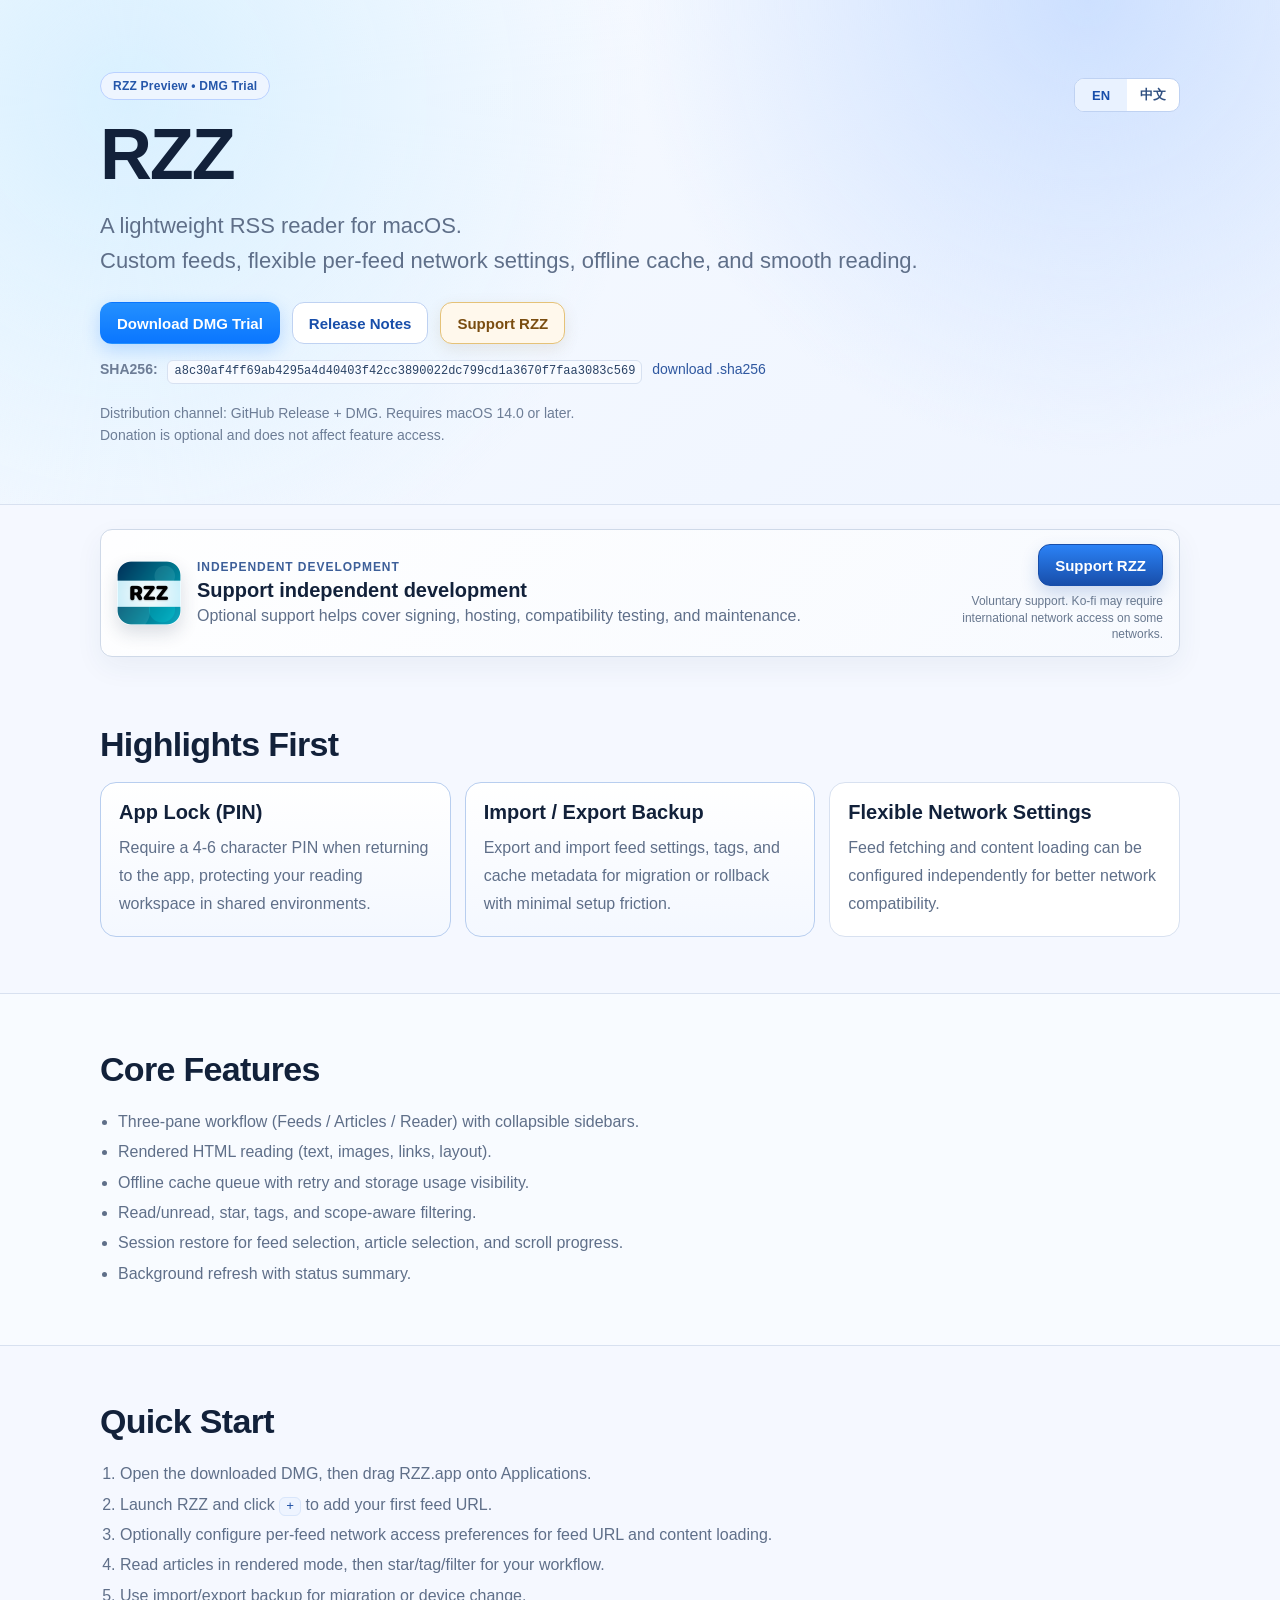
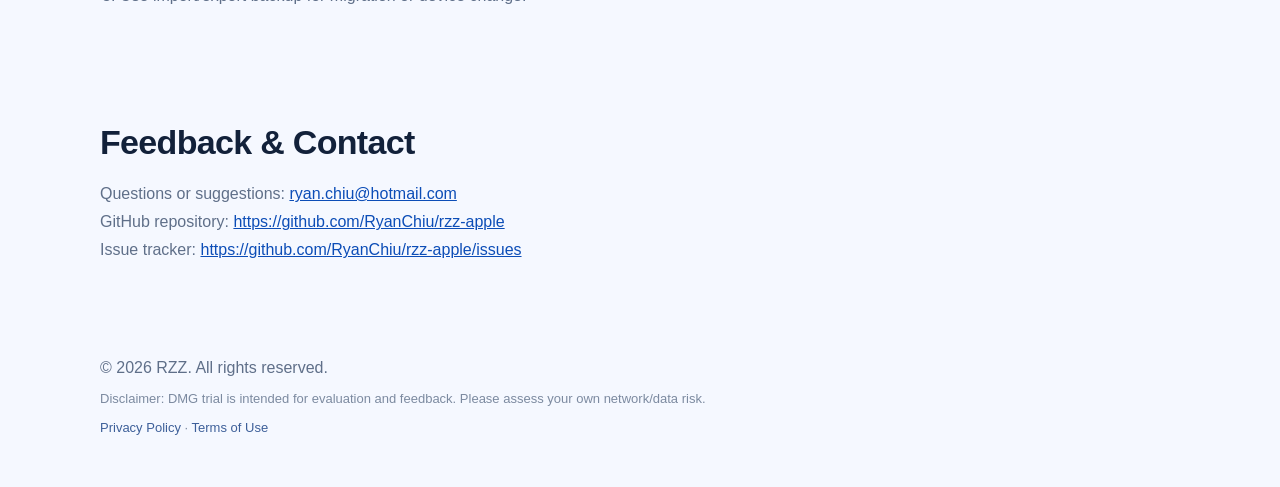
<file: site/index.html>
<!doctype html>
<html lang="en">
<head>
  <meta charset="utf-8" />
  <meta name="viewport" content="width=device-width, initial-scale=1" />
  <title>RZZ - Lightweight RSS Reader for macOS</title>
  <meta name="description" content="RZZ is a lightweight RSS reader for macOS with app lock, import/export backup, flexible network settings, and smooth reading." />
  <link rel="stylesheet" href="./styles.css?v=20260525-support-strip-2" />
</head>
<body>
  <header class="hero">
    <div class="container">
      <div class="hero-top">
        <div class="badge" data-i18n="badge"></div>
        <div class="lang-switch" role="group" aria-label="Language switch">
          <button id="lang-en" class="lang-btn" type="button">EN</button>
          <button id="lang-zh" class="lang-btn" type="button">中文</button>
        </div>
      </div>
      <h1>RZZ</h1>
      <p class="subtitle" data-i18n-html="subtitle_html"></p>
      <div class="cta-row">
        <a id="link-download" class="btn primary" target="_blank" rel="noopener noreferrer" data-i18n="cta_download"></a>
        <a id="link-releases" class="btn ghost" target="_blank" rel="noopener noreferrer" data-i18n="cta_releases"></a>
        <a id="link-support-hero" class="btn support-hero" href="#support" data-i18n="cta_support"></a>
      </div>
      <p class="meta checksum-line">
        <strong data-i18n="checksum_label"></strong>
        <code id="checksum-value"></code>
        <a id="link-checksum-file" class="checksum-link" target="_blank" rel="noopener noreferrer" data-i18n="checksum_file_label"></a>
      </p>
      <p class="meta" data-i18n-html="hero_meta_html"></p>
    </div>
  </header>

  <main>
    <section id="support" class="section support-section">
      <div class="container">
        <div class="support-card">
          <img class="support-icon" src="./assets/rzz-app-icon.png" alt="RZZ app icon" width="64" height="64" />
          <div class="support-copy">
            <p class="support-kicker" data-i18n="support_kicker"></p>
            <h2 data-i18n="support_title"></h2>
            <p data-i18n="support_desc"></p>
          </div>
          <div class="support-actions">
            <a id="link-donate" class="btn support-button" target="_blank" rel="noopener noreferrer" data-i18n="support_cta"></a>
            <span id="support-note" class="support-note"></span>
          </div>
        </div>
      </div>
    </section>

    <section class="section">
      <div class="container">
        <h2 data-i18n="highlights_title"></h2>
        <div class="grid three">
          <article class="card card-strong">
            <h3 data-i18n="highlight_lock_title"></h3>
            <p data-i18n="highlight_lock_desc"></p>
          </article>
          <article class="card card-strong">
            <h3 data-i18n="highlight_backup_title"></h3>
            <p data-i18n="highlight_backup_desc"></p>
          </article>
          <article class="card">
            <h3 data-i18n="highlight_network_title">Flexible Network Settings</h3>
            <p data-i18n="highlight_network_desc">Feed fetching and content loading can be configured independently for better network compatibility.</p>
          </article>
        </div>
      </div>
    </section>

    <section class="section alt">
      <div class="container">
        <h2 data-i18n="core_title"></h2>
        <ul class="feature-list">
          <li data-i18n="core_1"></li>
          <li data-i18n="core_2"></li>
          <li data-i18n="core_3"></li>
          <li data-i18n="core_4"></li>
          <li data-i18n="core_5"></li>
          <li data-i18n="core_6"></li>
        </ul>
      </div>
    </section>

    <section class="section">
      <div class="container">
        <h2 data-i18n="quickstart_title"></h2>
        <ol class="steps">
          <li data-i18n="step_1"></li>
          <li data-i18n-html="step_2_html"></li>
          <li data-i18n="step_3"></li>
          <li data-i18n="step_4"></li>
          <li data-i18n="step_5"></li>
        </ol>
      </div>
    </section>

    <section class="section">
      <div class="container">
        <h2 data-i18n="feedback_title"></h2>
        <p>
          <span data-i18n="feedback_email_label"></span>
          <a id="link-feedback-email"></a>
        </p>
        <p>
          <span data-i18n="feedback_repo_label"></span>
          <a id="link-repo" target="_blank" rel="noopener noreferrer"></a>
        </p>
        <p>
          <span data-i18n="feedback_issue_label"></span>
          <a id="link-issues" target="_blank" rel="noopener noreferrer"></a>
        </p>
      </div>
    </section>
  </main>

  <footer class="footer">
    <div class="container">
      <p>© <span id="year"></span> RZZ. All rights reserved.</p>
      <p class="small" data-i18n="footer_disclaimer"></p>
      <p class="small legal-links">
        <a href="./privacy.html" data-i18n="footer_privacy"></a>
        <span> · </span>
        <a href="./terms.html" data-i18n="footer_terms"></a>
      </p>
    </div>
  </footer>

  <script src="./config.js?v=20260525-support-strip-2"></script>
  <script src="./app.js?v=20260525-support-strip-2"></script>
</body>
</html>
</file>
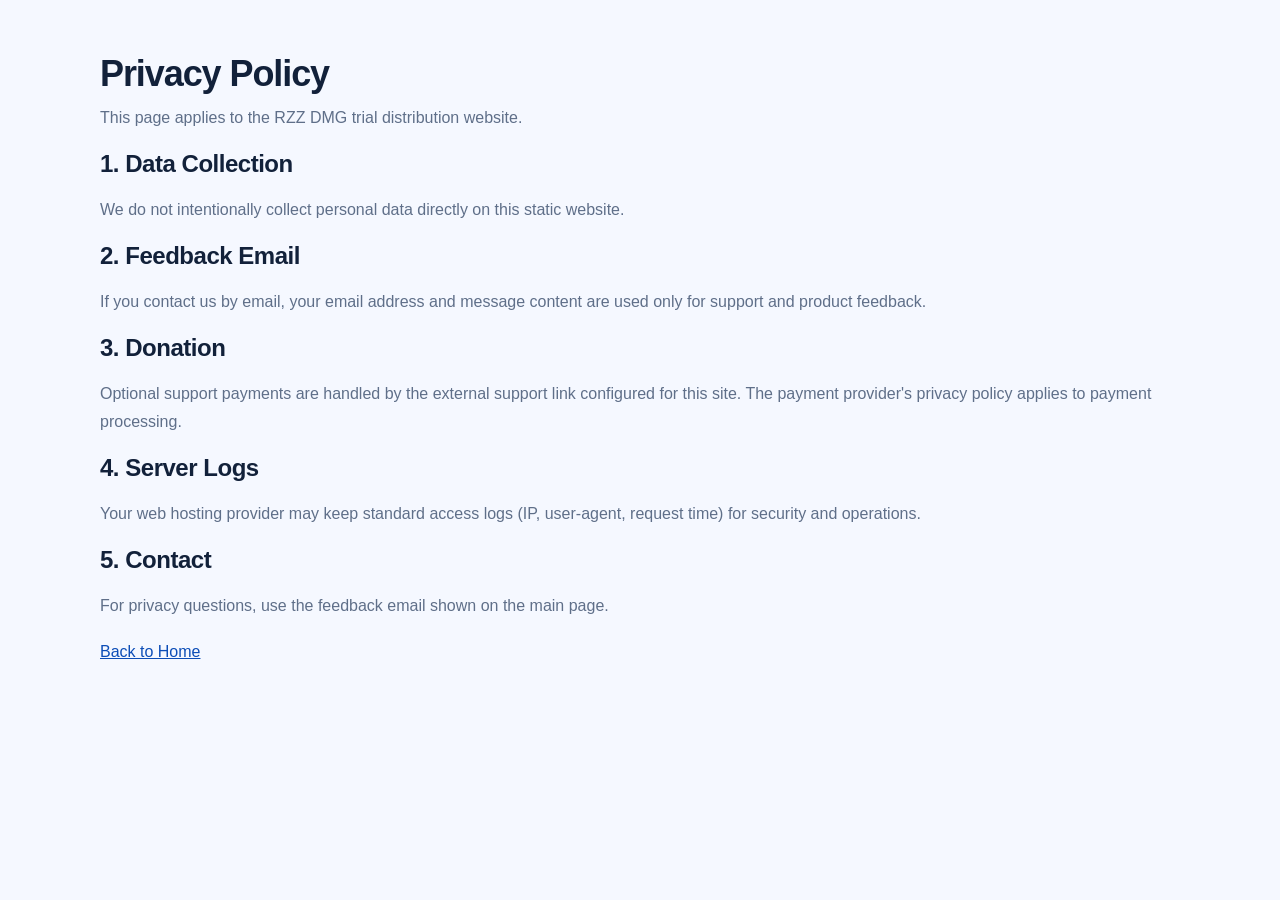
<file: site/privacy.html>
<!doctype html>
<html lang="en">
<head>
  <meta charset="utf-8" />
  <meta name="viewport" content="width=device-width, initial-scale=1" />
  <title>RZZ Privacy Policy</title>
  <link rel="stylesheet" href="./styles.css" />
</head>
<body>
  <main class="section">
    <div class="container">
      <h1 style="font-size:36px;margin-bottom:12px;">Privacy Policy</h1>
      <p>This page applies to the RZZ DMG trial distribution website.</p>
      <br />
      <h2 style="font-size:24px;">1. Data Collection</h2>
      <p>We do not intentionally collect personal data directly on this static website.</p>
      <br />
      <h2 style="font-size:24px;">2. Feedback Email</h2>
      <p>If you contact us by email, your email address and message content are used only for support and product feedback.</p>
      <br />
      <h2 style="font-size:24px;">3. Donation</h2>
      <p>Optional support payments are handled by the external support link configured for this site. The payment provider's privacy policy applies to payment processing.</p>
      <br />
      <h2 style="font-size:24px;">4. Server Logs</h2>
      <p>Your web hosting provider may keep standard access logs (IP, user-agent, request time) for security and operations.</p>
      <br />
      <h2 style="font-size:24px;">5. Contact</h2>
      <p>For privacy questions, use the feedback email shown on the main page.</p>
      <br />
      <p><a href="./index.html">Back to Home</a></p>
    </div>
  </main>
</body>
</html>
</file>
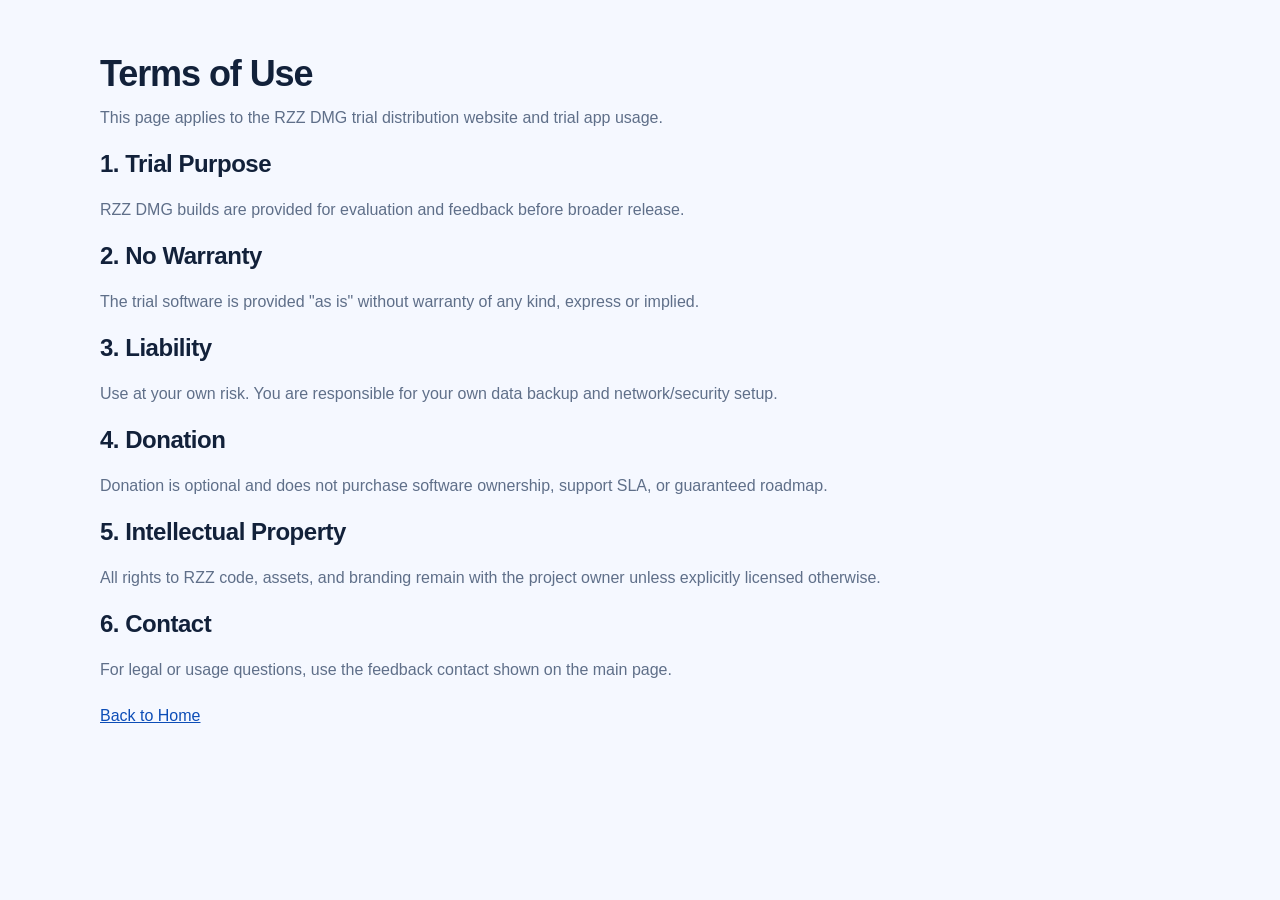
<file: site/terms.html>
<!doctype html>
<html lang="en">
<head>
  <meta charset="utf-8" />
  <meta name="viewport" content="width=device-width, initial-scale=1" />
  <title>RZZ Terms of Use</title>
  <link rel="stylesheet" href="./styles.css" />
</head>
<body>
  <main class="section">
    <div class="container">
      <h1 style="font-size:36px;margin-bottom:12px;">Terms of Use</h1>
      <p>This page applies to the RZZ DMG trial distribution website and trial app usage.</p>
      <br />
      <h2 style="font-size:24px;">1. Trial Purpose</h2>
      <p>RZZ DMG builds are provided for evaluation and feedback before broader release.</p>
      <br />
      <h2 style="font-size:24px;">2. No Warranty</h2>
      <p>The trial software is provided "as is" without warranty of any kind, express or implied.</p>
      <br />
      <h2 style="font-size:24px;">3. Liability</h2>
      <p>Use at your own risk. You are responsible for your own data backup and network/security setup.</p>
      <br />
      <h2 style="font-size:24px;">4. Donation</h2>
      <p>Donation is optional and does not purchase software ownership, support SLA, or guaranteed roadmap.</p>
      <br />
      <h2 style="font-size:24px;">5. Intellectual Property</h2>
      <p>All rights to RZZ code, assets, and branding remain with the project owner unless explicitly licensed otherwise.</p>
      <br />
      <h2 style="font-size:24px;">6. Contact</h2>
      <p>For legal or usage questions, use the feedback contact shown on the main page.</p>
      <br />
      <p><a href="./index.html">Back to Home</a></p>
    </div>
  </main>
</body>
</html>
</file>
<file: site/styles.css>
:root {
  --bg: #f5f8ff;
  --card: #ffffff;
  --text: #12213a;
  --muted: #5f6f89;
  --line: #d8e1f0;
  --brand: #0a76ff;
  --brand-2: #0c4db7;
}

* {
  box-sizing: border-box;
}

html, body {
  margin: 0;
  padding: 0;
  font-family: -apple-system, BlinkMacSystemFont, "SF Pro Text", "Helvetica Neue", sans-serif;
  color: var(--text);
  background: var(--bg);
}

a {
  color: var(--brand-2);
}

.container {
  width: min(1080px, 92vw);
  margin: 0 auto;
}

.hero {
  background:
    radial-gradient(circle at 10% 20%, #d9f0ff 0, transparent 42%),
    radial-gradient(circle at 85% 0%, #cde0ff 0, transparent 38%),
    linear-gradient(140deg, #f8fbff 0%, #eef4ff 100%);
  border-bottom: 1px solid var(--line);
  padding: 72px 0 58px;
}

.badge {
  display: inline-block;
  border: 1px solid #bad1ff;
  background: #eef5ff;
  color: #2456aa;
  border-radius: 999px;
  font-size: 12px;
  font-weight: 600;
  letter-spacing: .02em;
  padding: 6px 12px;
  margin-bottom: 18px;
}

.hero-top {
  display: flex;
  align-items: center;
  justify-content: space-between;
  gap: 12px;
}

.lang-switch {
  display: inline-flex;
  align-items: center;
  border: 1px solid #bfd2f2;
  border-radius: 10px;
  background: #fff;
  overflow: hidden;
}

.lang-btn {
  min-width: 52px;
  height: 32px;
  border: 0;
  background: transparent;
  color: #2f4f80;
  font-weight: 600;
  font-size: 13px;
  cursor: pointer;
}

.lang-btn.active {
  background: #e9f2ff;
  color: #184eaa;
}

h1 {
  margin: 0;
  font-size: clamp(40px, 8vw, 72px);
  letter-spacing: -0.03em;
  line-height: 1;
}

.subtitle {
  font-size: clamp(17px, 2vw, 22px);
  line-height: 1.6;
  margin: 18px 0 24px;
  color: var(--muted);
}

.cta-row {
  display: flex;
  flex-wrap: wrap;
  gap: 12px;
}

.btn {
  display: inline-flex;
  align-items: center;
  justify-content: center;
  min-height: 42px;
  border-radius: 12px;
  text-decoration: none;
  font-weight: 600;
  font-size: 15px;
  padding: 0 16px;
  border: 1px solid transparent;
  transition: .18s ease;
}

.btn.primary {
  background: linear-gradient(180deg, #2490ff 0%, #0a76ff 100%);
  color: #fff;
  box-shadow: 0 6px 18px rgba(10, 118, 255, .22);
}

.btn.primary:hover {
  transform: translateY(-1px);
}

.btn.ghost {
  background: #fff;
  border-color: #bfd2f2;
  color: #184eaa;
}

.btn.ghost:hover {
  background: #f5f9ff;
}

.btn.support-hero {
  color: #7a4d10;
  border-color: #e5c278;
  background: #fff8ec;
  box-shadow: 0 5px 16px rgba(121, 80, 20, .10);
}

.btn.support-hero:hover {
  background: #fff2d9;
  transform: translateY(-1px);
}

.meta {
  margin: 18px 0 0;
  color: #6d7d96;
  font-size: 14px;
  line-height: 1.6;
}

.checksum-line {
  margin-top: 14px;
}

.checksum-line code {
  display: inline-block;
  padding: 1px 6px;
  margin: 0 6px;
  border: 1px solid #d7e1f1;
  border-radius: 6px;
  background: #f7faff;
  color: #284164;
  font-size: 12px;
  word-break: break-all;
}

.checksum-link {
  color: #2f58a0;
  text-decoration: none;
  border-bottom: 1px solid transparent;
}

.checksum-link:hover {
  border-bottom-color: #2f58a0;
}

.section {
  padding: 56px 0;
}

.section.alt {
  border-top: 1px solid var(--line);
  border-bottom: 1px solid var(--line);
  background: #f8fbff;
}

h2 {
  margin: 0 0 18px;
  font-size: clamp(24px, 3.2vw, 34px);
  letter-spacing: -0.02em;
}

h3 {
  margin: 0 0 10px;
  font-size: 20px;
}

p {
  margin: 0;
  line-height: 1.75;
  color: var(--muted);
}

.grid.three {
  display: grid;
  gap: 14px;
  grid-template-columns: repeat(3, minmax(0, 1fr));
}

.card {
  background: var(--card);
  border: 1px solid var(--line);
  border-radius: 16px;
  padding: 18px;
}

.card.card-strong {
  border-color: #b8ceef;
  background: linear-gradient(180deg, #ffffff 0%, #f4f8ff 100%);
}

.feature-list {
  margin: 0;
  padding-left: 18px;
  color: var(--muted);
  line-height: 1.9;
}

.steps {
  margin: 0;
  padding-left: 20px;
  color: var(--muted);
  line-height: 1.9;
}

.steps code {
  background: #eef4ff;
  border: 1px solid #d9e6fb;
  border-radius: 6px;
  padding: 1px 6px;
  color: #1a4ca3;
}

.support-section {
  padding: 24px 0 12px;
}

.support-card {
  display: grid;
  grid-template-columns: 64px minmax(0, 1fr) auto;
  gap: 16px;
  align-items: center;
  border: 1px solid #cfd9e8;
  border-radius: 12px;
  background:
    linear-gradient(135deg, rgba(255, 255, 255, .96) 0%, rgba(247, 250, 255, .98) 100%),
    linear-gradient(120deg, #e8f1ff 0%, #fff8ec 100%);
  padding: 14px 16px;
  box-shadow: 0 10px 28px rgba(42, 63, 102, .06);
}

.support-icon {
  display: block;
  width: 64px;
  height: 64px;
  border-radius: 14px;
  box-shadow: 0 8px 18px rgba(31, 48, 78, .16);
}

.support-kicker {
  margin-bottom: 2px;
  color: #3d5f99;
  font-size: 12px;
  font-weight: 800;
  letter-spacing: .08em;
  text-transform: uppercase;
}

.support-copy h2 {
  margin: 0 0 2px;
  font-size: 20px;
  letter-spacing: 0;
}

.support-copy p {
  line-height: 1.55;
}

.support-actions {
  display: flex;
  flex-direction: column;
  gap: 7px;
  align-items: flex-end;
  margin-top: 0;
}

.btn.support-button {
  color: #fff;
  border-color: #184eaa;
  background: linear-gradient(180deg, #2b82f6 0%, #184eaa 100%);
  box-shadow: 0 8px 18px rgba(24, 78, 170, .20);
}

.btn.support-button:hover {
  transform: translateY(-1px);
  background: linear-gradient(180deg, #338bff 0%, #164897 100%);
}

.btn.support-button.disabled,
.btn.support-button.disabled:hover {
  cursor: default;
  color: #63728a;
  border-color: #d2dce9;
  background: #eef3fa;
  box-shadow: none;
  transform: none;
}

.support-note {
  max-width: 230px;
  color: #68788f;
  font-size: 12px;
  line-height: 1.35;
  text-align: right;
}

.footer {
  padding: 34px 0 48px;
}

.footer p {
  margin: 0;
}

.footer .small {
  margin-top: 6px;
  font-size: 13px;
  color: #7c8aa0;
}

.legal-links a {
  color: #3d5f99;
  text-decoration: none;
  border-bottom: 1px solid transparent;
}

.legal-links a:hover {
  border-bottom-color: #3d5f99;
}

@media (max-width: 900px) {
  .hero-top {
    align-items: flex-start;
    flex-direction: column;
  }

  .grid.three {
    grid-template-columns: 1fr;
  }

  .support-card {
    grid-template-columns: 52px minmax(0, 1fr);
    gap: 14px;
  }

  .support-icon {
    width: 52px;
    height: 52px;
    border-radius: 12px;
  }

  .support-actions {
    grid-column: 2;
    align-items: flex-start;
    margin-top: 4px;
  }

  .support-note {
    max-width: none;
    text-align: left;
  }
}

@media (max-width: 520px) {
  .support-card {
    padding: 16px;
  }

  .support-icon {
    width: 56px;
    height: 56px;
  }

  .support-actions {
    align-items: stretch;
    flex-direction: column;
  }

  .btn.support-button {
    width: 100%;
  }
}
</file>
